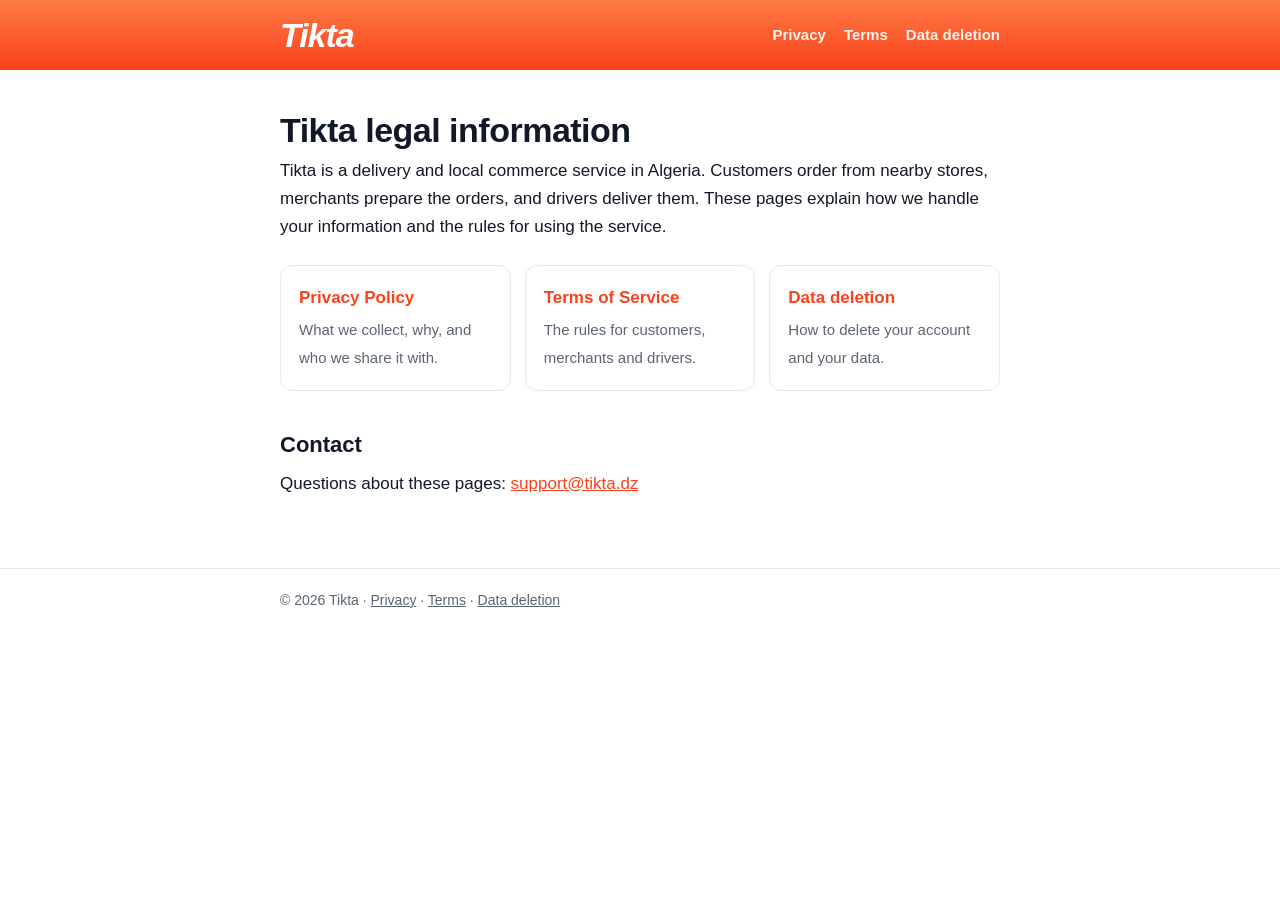
<file: index.html>
<!doctype html>
<html lang="en">
<head>
  <meta charset="utf-8">
  <meta name="viewport" content="width=device-width, initial-scale=1">
  <title>Tikta — Legal</title>
  <meta name="description" content="Privacy policy, terms of service and data deletion instructions for the Tikta delivery apps.">
  <link rel="icon" href="icon-180.png">
  <link rel="apple-touch-icon" href="icon-180.png">
  <link rel="stylesheet" href="style.css">
</head>
<body>
  <header class="header">
    <div class="header-inner">
      <a class="logo" href="./">Tikta</a>
      <nav class="nav" aria-label="Legal pages">
        <a href="privacy.html">Privacy</a>
        <a href="terms.html">Terms</a>
        <a href="data-deletion.html">Data deletion</a>
      </nav>
    </div>
  </header>

  <main class="main">
    <h1>Tikta legal information</h1>
    <p>Tikta is a delivery and local commerce service in Algeria. Customers order from nearby stores, merchants prepare the orders, and drivers deliver them. These pages explain how we handle your information and the rules for using the service.</p>

    <ul class="cards">
      <li><a href="privacy.html"><strong>Privacy Policy</strong><span>What we collect, why, and who we share it with.</span></a></li>
      <li><a href="terms.html"><strong>Terms of Service</strong><span>The rules for customers, merchants and drivers.</span></a></li>
      <li><a href="data-deletion.html"><strong>Data deletion</strong><span>How to delete your account and your data.</span></a></li>
    </ul>

    <h2>Contact</h2>
    <p>Questions about these pages: <a href="mailto:support@tikta.dz">support@tikta.dz</a></p>
  </main>

  <footer class="footer">
    <div class="footer-inner">© 2026 Tikta · <a href="privacy.html">Privacy</a> · <a href="terms.html">Terms</a> · <a href="data-deletion.html">Data deletion</a></div>
  </footer>
</body>
</html>
</file>
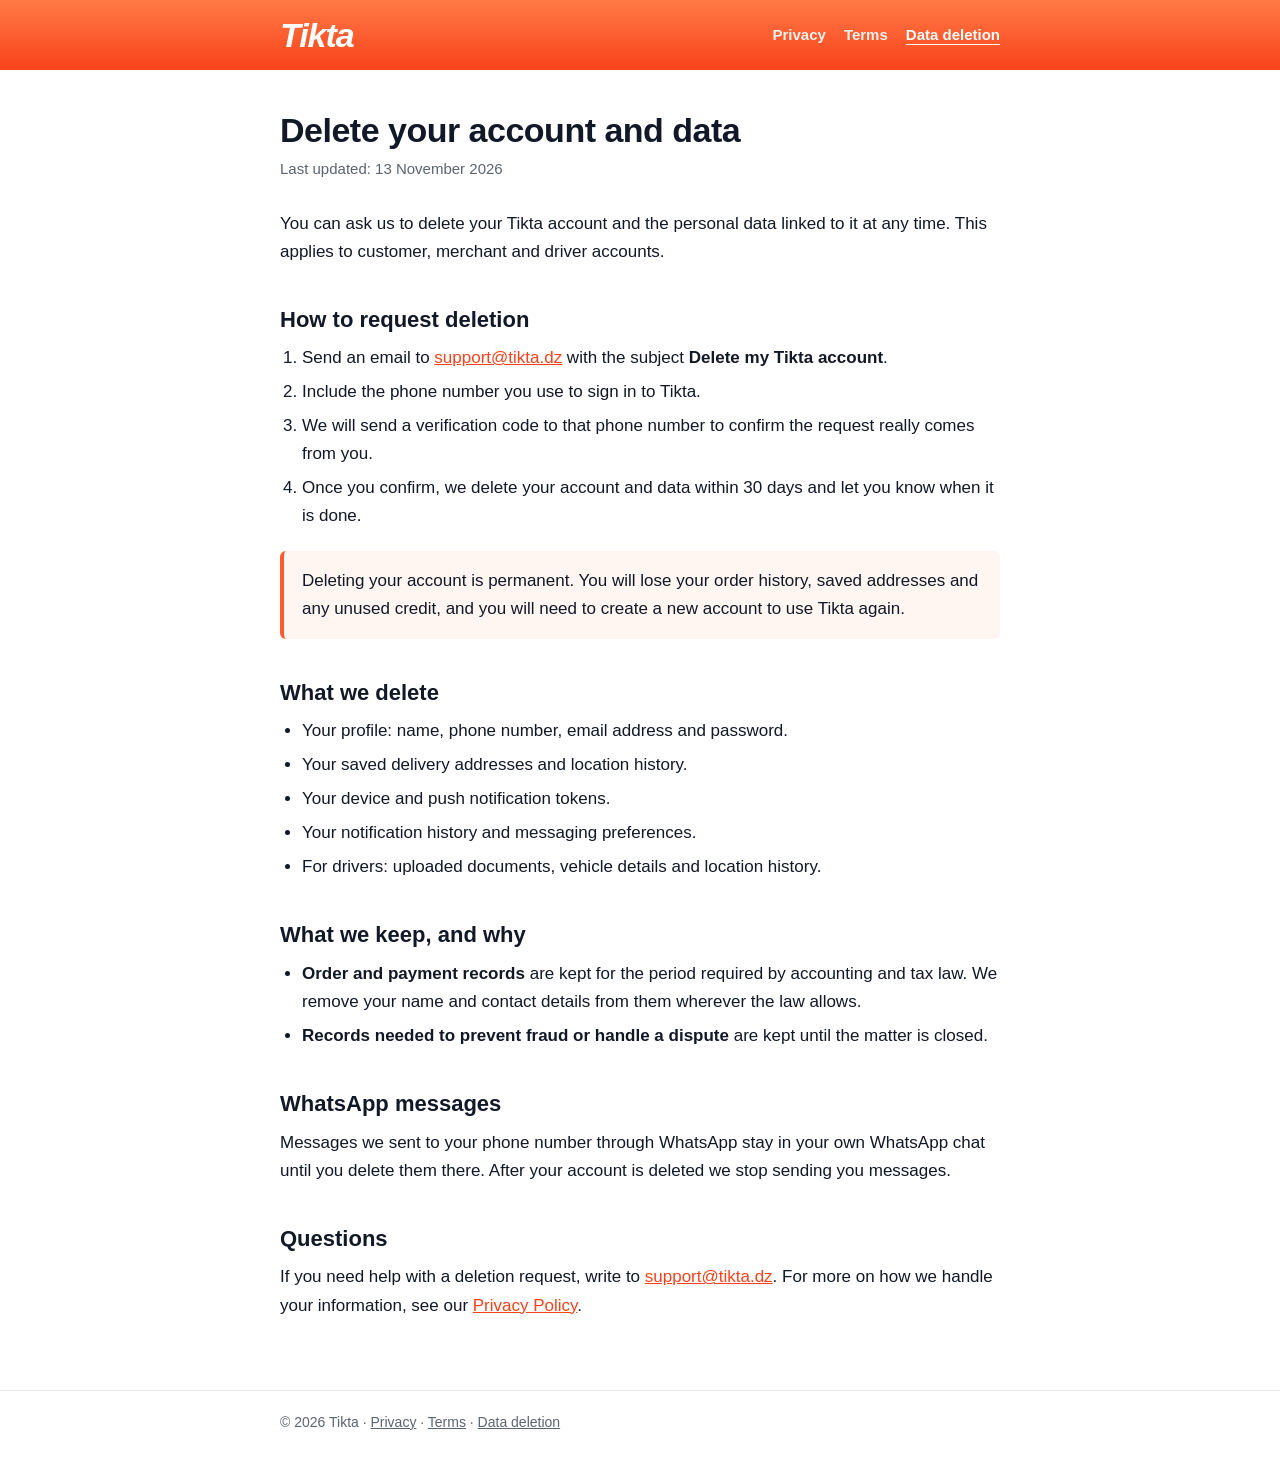
<file: data-deletion.html>
<!doctype html>
<html lang="en">
<head>
  <meta charset="utf-8">
  <meta name="viewport" content="width=device-width, initial-scale=1">
  <title>Data deletion — Tikta</title>
  <meta name="description" content="How to delete your Tikta account and the personal data linked to it.">
  <link rel="icon" href="icon-180.png">
  <link rel="apple-touch-icon" href="icon-180.png">
  <link rel="stylesheet" href="style.css">
</head>
<body>
  <header class="header">
    <div class="header-inner">
      <a class="logo" href="./">Tikta</a>
      <nav class="nav" aria-label="Legal pages">
        <a href="privacy.html">Privacy</a>
        <a href="terms.html">Terms</a>
        <a href="data-deletion.html" aria-current="page">Data deletion</a>
      </nav>
    </div>
  </header>

  <main class="main">
    <h1>Delete your account and data</h1>
    <p class="updated">Last updated: 13 November 2026</p>

    <p>You can ask us to delete your Tikta account and the personal data linked to it at any time. This applies to customer, merchant and driver accounts.</p>

    <h2>How to request deletion</h2>
    <ol>
      <li>Send an email to <a href="mailto:support@tikta.dz?subject=Delete%20my%20Tikta%20account">support@tikta.dz</a> with the subject <strong>Delete my Tikta account</strong>.</li>
      <li>Include the phone number you use to sign in to Tikta.</li>
      <li>We will send a verification code to that phone number to confirm the request really comes from you.</li>
      <li>Once you confirm, we delete your account and data within 30 days and let you know when it is done.</li>
    </ol>

    <div class="note">
      <p>Deleting your account is permanent. You will lose your order history, saved addresses and any unused credit, and you will need to create a new account to use Tikta again.</p>
    </div>

    <h2>What we delete</h2>
    <ul>
      <li>Your profile: name, phone number, email address and password.</li>
      <li>Your saved delivery addresses and location history.</li>
      <li>Your device and push notification tokens.</li>
      <li>Your notification history and messaging preferences.</li>
      <li>For drivers: uploaded documents, vehicle details and location history.</li>
    </ul>

    <h2>What we keep, and why</h2>
    <ul>
      <li><strong>Order and payment records</strong> are kept for the period required by accounting and tax law. We remove your name and contact details from them wherever the law allows.</li>
      <li><strong>Records needed to prevent fraud or handle a dispute</strong> are kept until the matter is closed.</li>
    </ul>

    <h2>WhatsApp messages</h2>
    <p>Messages we sent to your phone number through WhatsApp stay in your own WhatsApp chat until you delete them there. After your account is deleted we stop sending you messages.</p>

    <h2>Questions</h2>
    <p>If you need help with a deletion request, write to <a href="mailto:support@tikta.dz">support@tikta.dz</a>. For more on how we handle your information, see our <a href="privacy.html">Privacy Policy</a>.</p>
  </main>

  <footer class="footer">
    <div class="footer-inner">© 2026 Tikta · <a href="privacy.html">Privacy</a> · <a href="terms.html">Terms</a> · <a href="data-deletion.html">Data deletion</a></div>
  </footer>
</body>
</html>
</file>
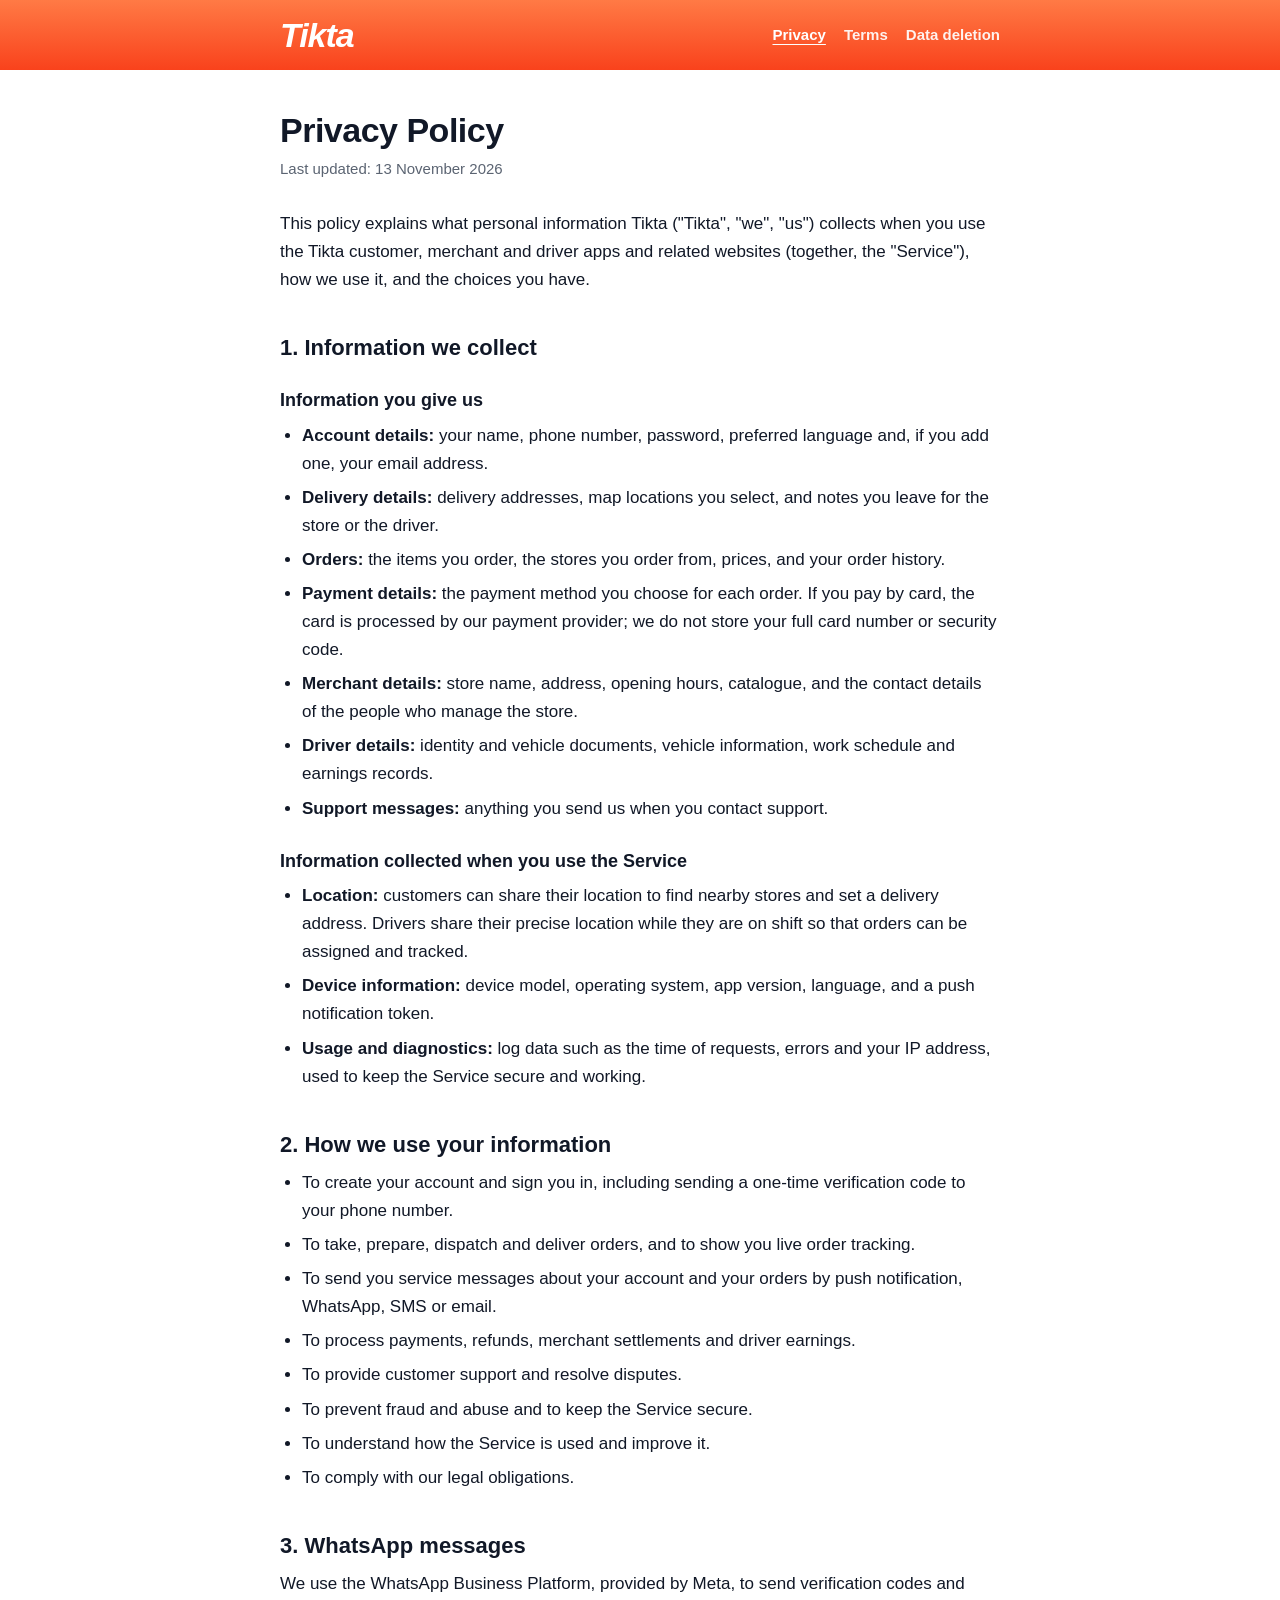
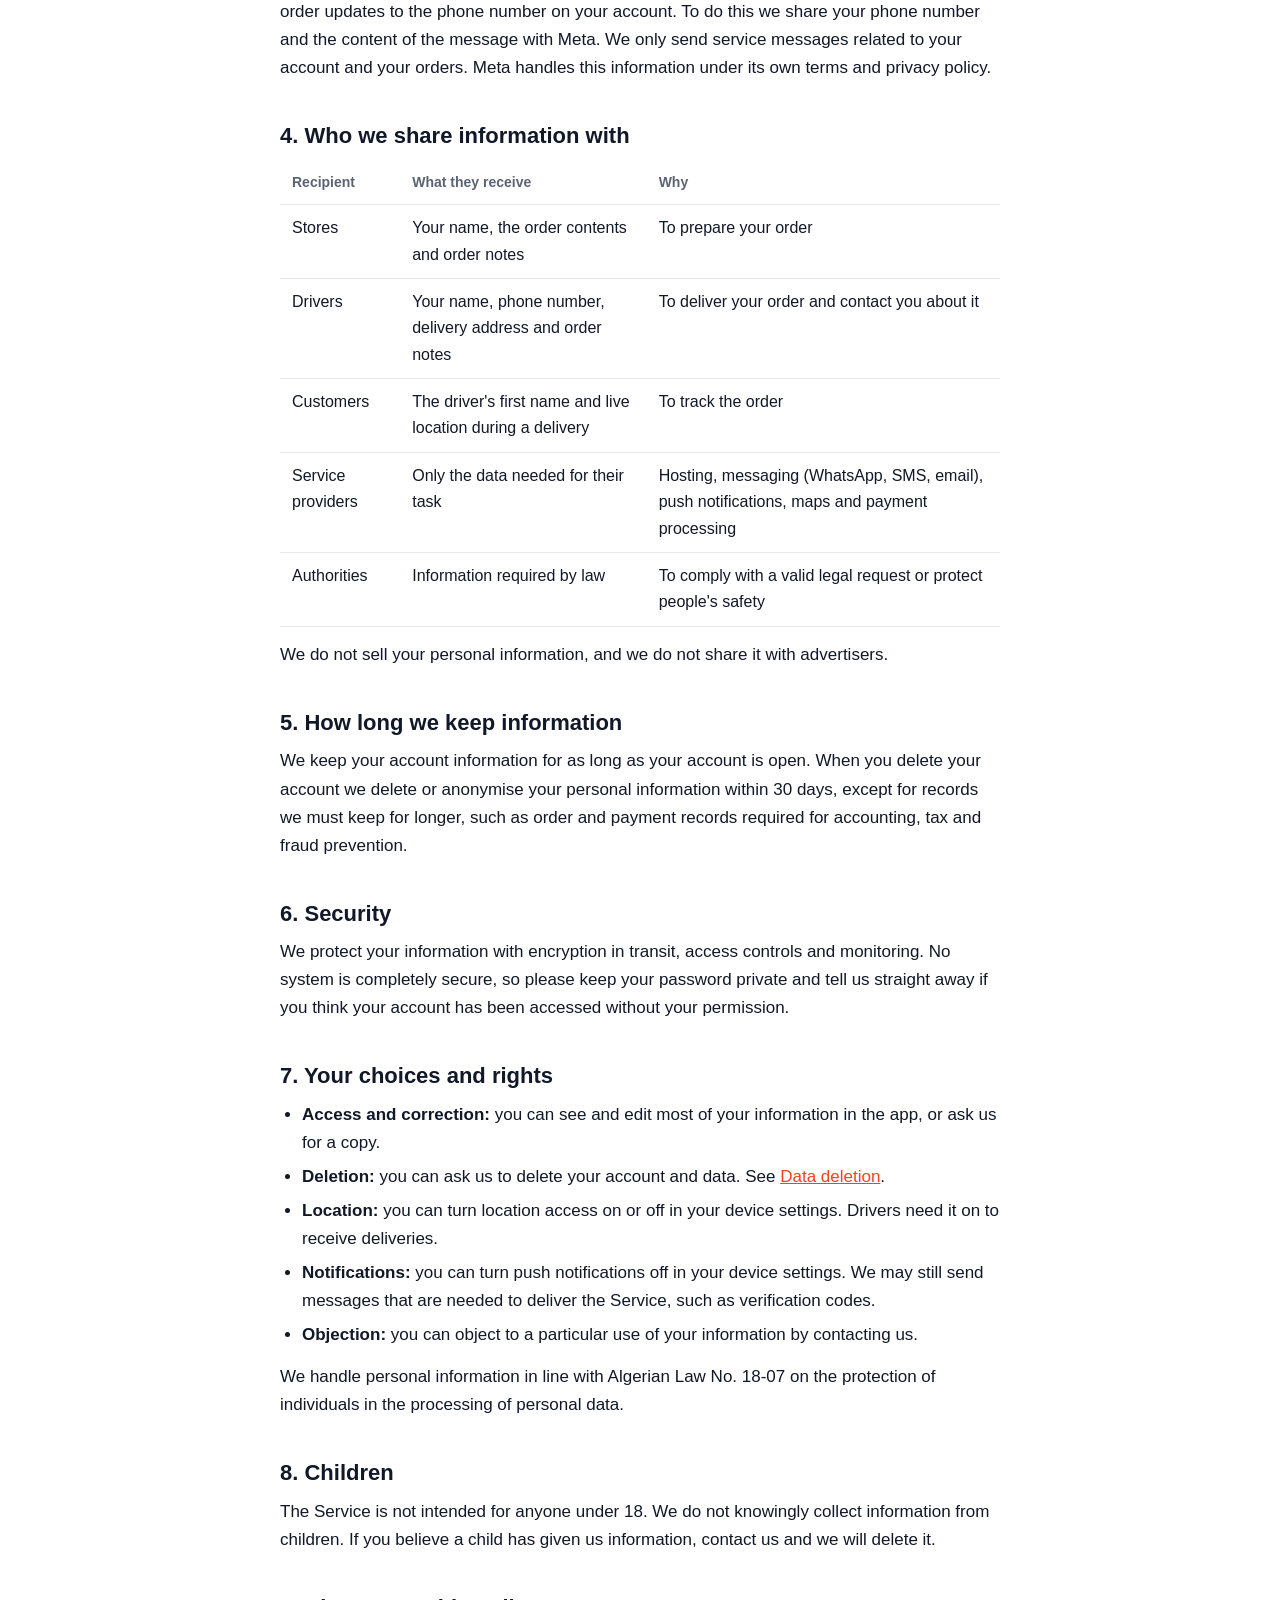
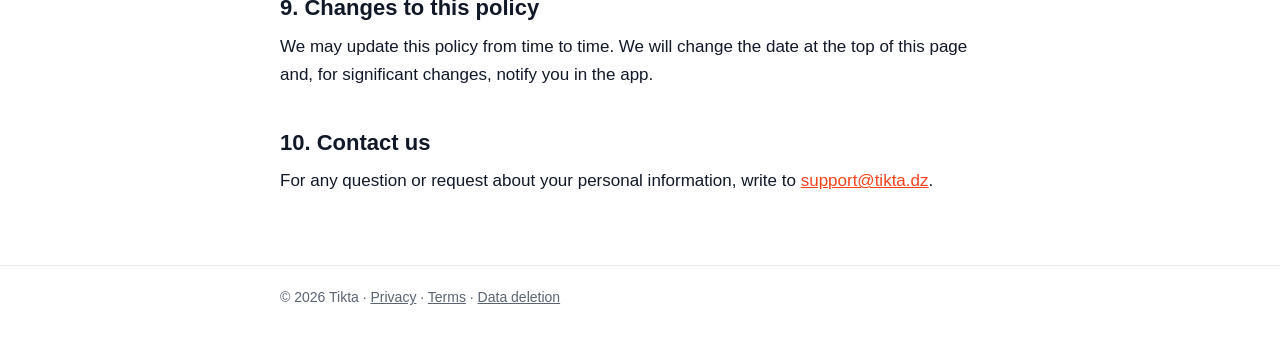
<file: privacy.html>
<!doctype html>
<html lang="en">
<head>
  <meta charset="utf-8">
  <meta name="viewport" content="width=device-width, initial-scale=1">
  <title>Privacy Policy — Tikta</title>
  <meta name="description" content="How Tikta collects, uses and shares personal information in its customer, merchant and driver apps.">
  <link rel="icon" href="icon-180.png">
  <link rel="apple-touch-icon" href="icon-180.png">
  <link rel="stylesheet" href="style.css">
</head>
<body>
  <header class="header">
    <div class="header-inner">
      <a class="logo" href="./">Tikta</a>
      <nav class="nav" aria-label="Legal pages">
        <a href="privacy.html" aria-current="page">Privacy</a>
        <a href="terms.html">Terms</a>
        <a href="data-deletion.html">Data deletion</a>
      </nav>
    </div>
  </header>

  <main class="main">
    <h1>Privacy Policy</h1>
    <p class="updated">Last updated: 13 November 2026</p>

    <p>This policy explains what personal information Tikta ("Tikta", "we", "us") collects when you use the Tikta customer, merchant and driver apps and related websites (together, the "Service"), how we use it, and the choices you have.</p>

    <h2>1. Information we collect</h2>

    <h3>Information you give us</h3>
    <ul>
      <li><strong>Account details:</strong> your name, phone number, password, preferred language and, if you add one, your email address.</li>
      <li><strong>Delivery details:</strong> delivery addresses, map locations you select, and notes you leave for the store or the driver.</li>
      <li><strong>Orders:</strong> the items you order, the stores you order from, prices, and your order history.</li>
      <li><strong>Payment details:</strong> the payment method you choose for each order. If you pay by card, the card is processed by our payment provider; we do not store your full card number or security code.</li>
      <li><strong>Merchant details:</strong> store name, address, opening hours, catalogue, and the contact details of the people who manage the store.</li>
      <li><strong>Driver details:</strong> identity and vehicle documents, vehicle information, work schedule and earnings records.</li>
      <li><strong>Support messages:</strong> anything you send us when you contact support.</li>
    </ul>

    <h3>Information collected when you use the Service</h3>
    <ul>
      <li><strong>Location:</strong> customers can share their location to find nearby stores and set a delivery address. Drivers share their precise location while they are on shift so that orders can be assigned and tracked.</li>
      <li><strong>Device information:</strong> device model, operating system, app version, language, and a push notification token.</li>
      <li><strong>Usage and diagnostics:</strong> log data such as the time of requests, errors and your IP address, used to keep the Service secure and working.</li>
    </ul>

    <h2>2. How we use your information</h2>
    <ul>
      <li>To create your account and sign you in, including sending a one-time verification code to your phone number.</li>
      <li>To take, prepare, dispatch and deliver orders, and to show you live order tracking.</li>
      <li>To send you service messages about your account and your orders by push notification, WhatsApp, SMS or email.</li>
      <li>To process payments, refunds, merchant settlements and driver earnings.</li>
      <li>To provide customer support and resolve disputes.</li>
      <li>To prevent fraud and abuse and to keep the Service secure.</li>
      <li>To understand how the Service is used and improve it.</li>
      <li>To comply with our legal obligations.</li>
    </ul>

    <h2>3. WhatsApp messages</h2>
    <p>We use the WhatsApp Business Platform, provided by Meta, to send verification codes and order updates to the phone number on your account. To do this we share your phone number and the content of the message with Meta. We only send service messages related to your account and your orders. Meta handles this information under its own terms and privacy policy.</p>

    <h2>4. Who we share information with</h2>
    <div class="table-wrap">
      <table>
        <thead>
          <tr><th>Recipient</th><th>What they receive</th><th>Why</th></tr>
        </thead>
        <tbody>
          <tr><td>Stores</td><td>Your name, the order contents and order notes</td><td>To prepare your order</td></tr>
          <tr><td>Drivers</td><td>Your name, phone number, delivery address and order notes</td><td>To deliver your order and contact you about it</td></tr>
          <tr><td>Customers</td><td>The driver's first name and live location during a delivery</td><td>To track the order</td></tr>
          <tr><td>Service providers</td><td>Only the data needed for their task</td><td>Hosting, messaging (WhatsApp, SMS, email), push notifications, maps and payment processing</td></tr>
          <tr><td>Authorities</td><td>Information required by law</td><td>To comply with a valid legal request or protect people's safety</td></tr>
        </tbody>
      </table>
    </div>
    <p>We do not sell your personal information, and we do not share it with advertisers.</p>

    <h2>5. How long we keep information</h2>
    <p>We keep your account information for as long as your account is open. When you delete your account we delete or anonymise your personal information within 30 days, except for records we must keep for longer, such as order and payment records required for accounting, tax and fraud prevention.</p>

    <h2>6. Security</h2>
    <p>We protect your information with encryption in transit, access controls and monitoring. No system is completely secure, so please keep your password private and tell us straight away if you think your account has been accessed without your permission.</p>

    <h2>7. Your choices and rights</h2>
    <ul>
      <li><strong>Access and correction:</strong> you can see and edit most of your information in the app, or ask us for a copy.</li>
      <li><strong>Deletion:</strong> you can ask us to delete your account and data. See <a href="data-deletion.html">Data deletion</a>.</li>
      <li><strong>Location:</strong> you can turn location access on or off in your device settings. Drivers need it on to receive deliveries.</li>
      <li><strong>Notifications:</strong> you can turn push notifications off in your device settings. We may still send messages that are needed to deliver the Service, such as verification codes.</li>
      <li><strong>Objection:</strong> you can object to a particular use of your information by contacting us.</li>
    </ul>
    <p>We handle personal information in line with Algerian Law No. 18-07 on the protection of individuals in the processing of personal data.</p>

    <h2>8. Children</h2>
    <p>The Service is not intended for anyone under 18. We do not knowingly collect information from children. If you believe a child has given us information, contact us and we will delete it.</p>

    <h2>9. Changes to this policy</h2>
    <p>We may update this policy from time to time. We will change the date at the top of this page and, for significant changes, notify you in the app.</p>

    <h2>10. Contact us</h2>
    <p>For any question or request about your personal information, write to <a href="mailto:support@tikta.dz">support@tikta.dz</a>.</p>
  </main>

  <footer class="footer">
    <div class="footer-inner">© 2026 Tikta · <a href="privacy.html">Privacy</a> · <a href="terms.html">Terms</a> · <a href="data-deletion.html">Data deletion</a></div>
  </footer>
</body>
</html>
</file>
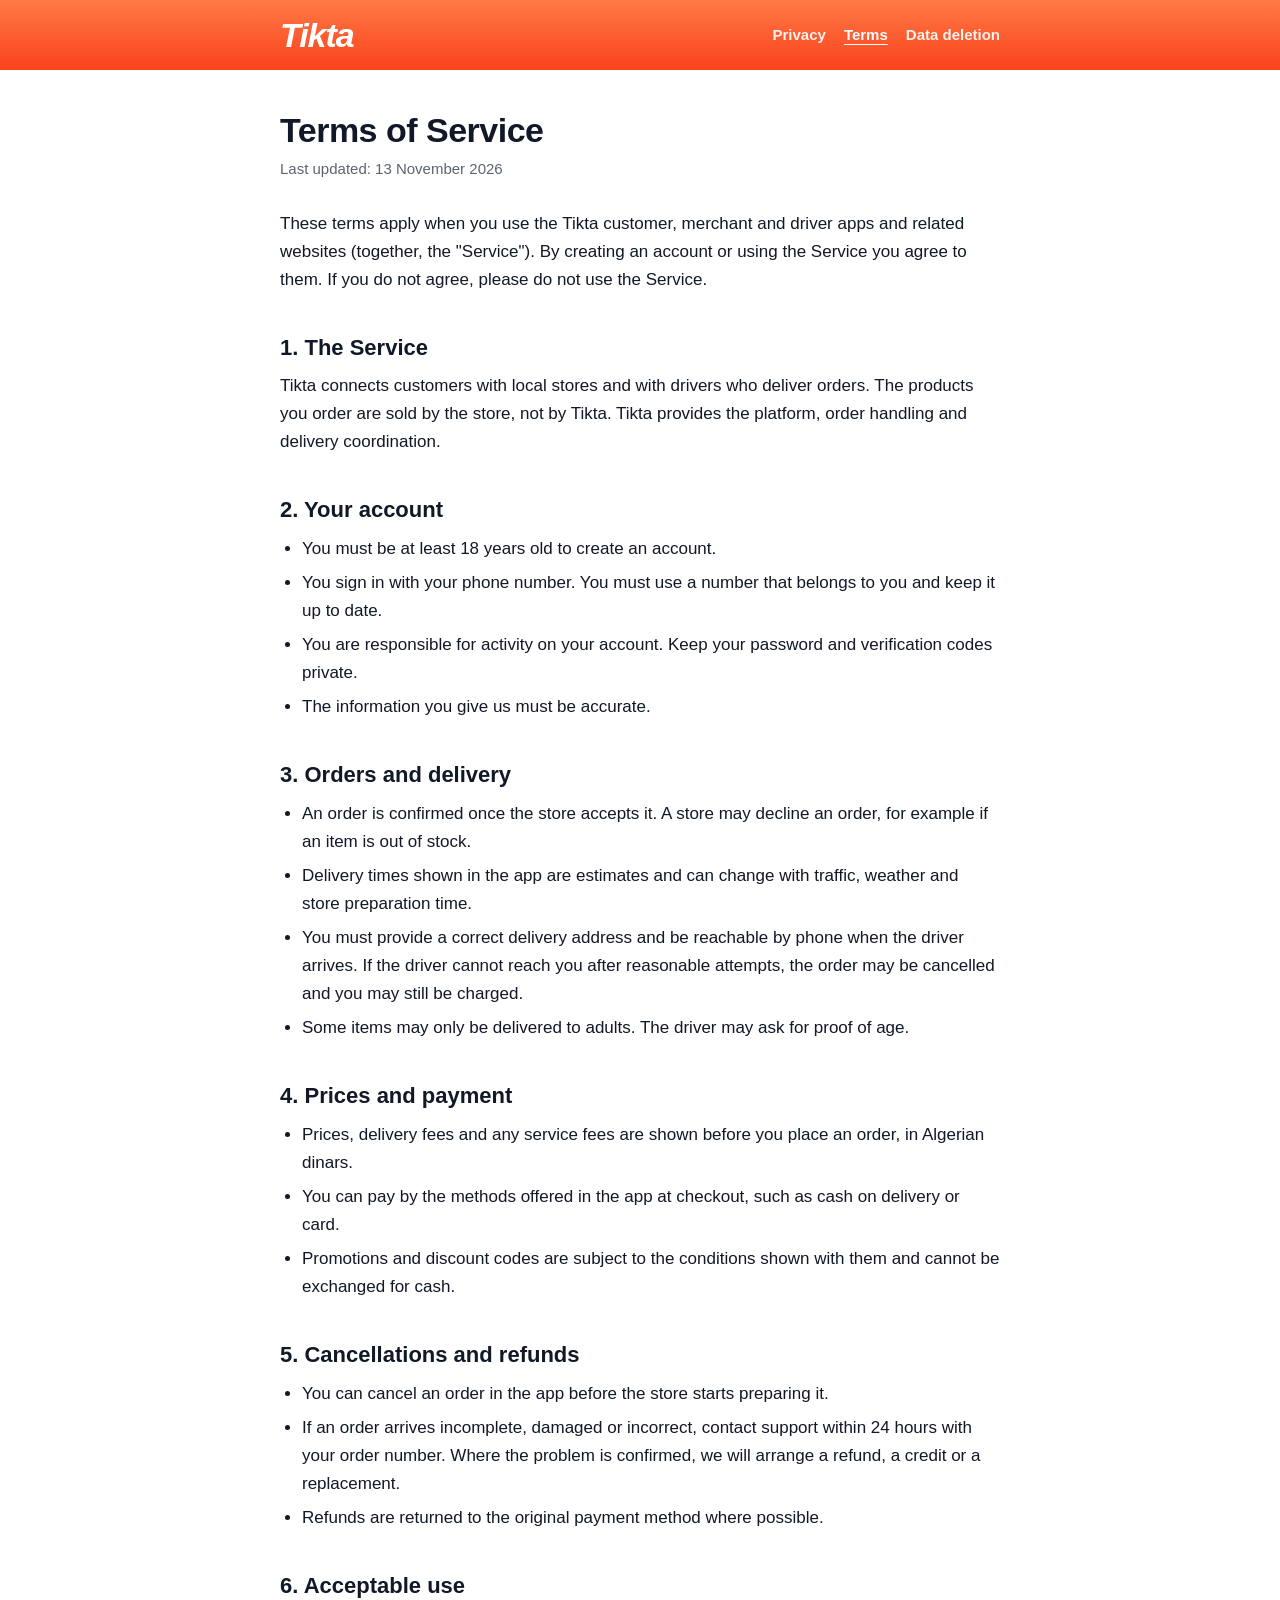
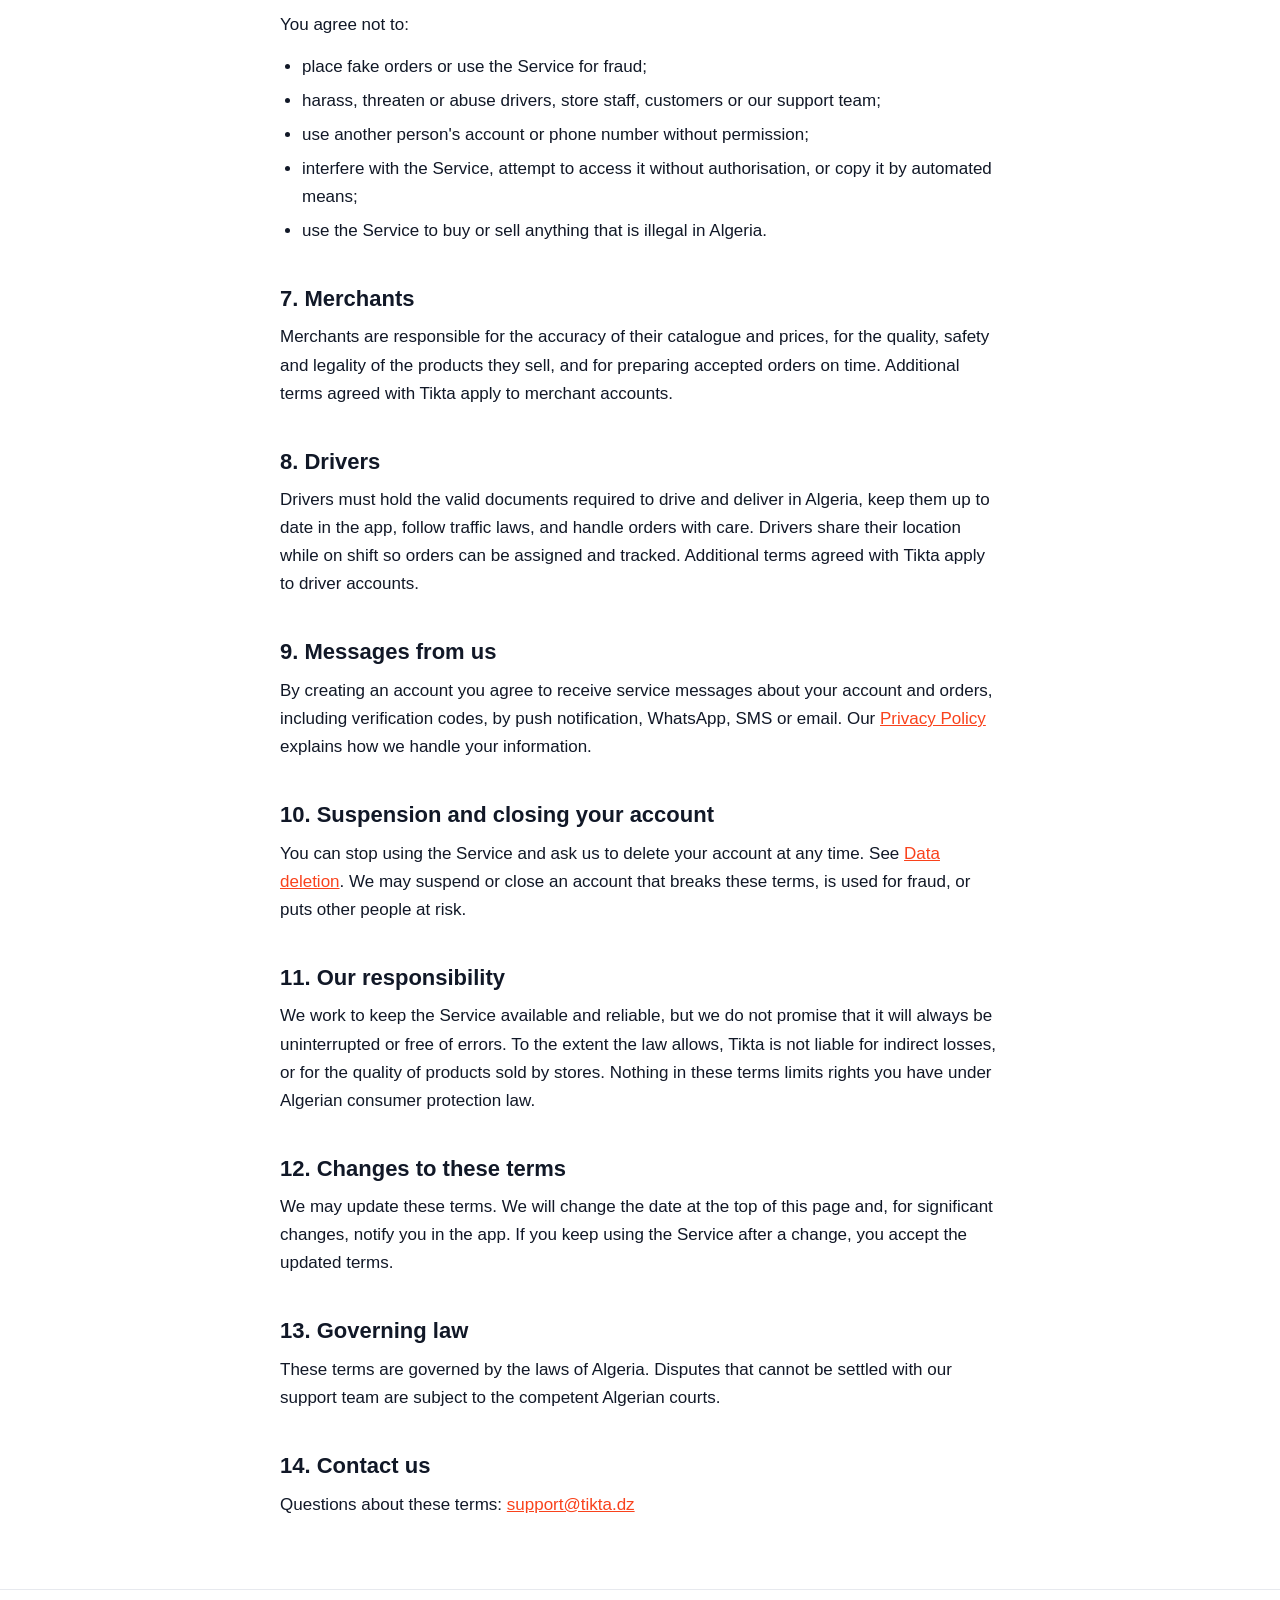
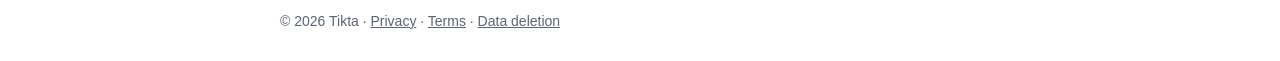
<file: terms.html>
<!doctype html>
<html lang="en">
<head>
  <meta charset="utf-8">
  <meta name="viewport" content="width=device-width, initial-scale=1">
  <title>Terms of Service — Tikta</title>
  <meta name="description" content="The terms that apply when you use the Tikta customer, merchant and driver apps.">
  <link rel="icon" href="icon-180.png">
  <link rel="apple-touch-icon" href="icon-180.png">
  <link rel="stylesheet" href="style.css">
</head>
<body>
  <header class="header">
    <div class="header-inner">
      <a class="logo" href="./">Tikta</a>
      <nav class="nav" aria-label="Legal pages">
        <a href="privacy.html">Privacy</a>
        <a href="terms.html" aria-current="page">Terms</a>
        <a href="data-deletion.html">Data deletion</a>
      </nav>
    </div>
  </header>

  <main class="main">
    <h1>Terms of Service</h1>
    <p class="updated">Last updated: 13 November 2026</p>

    <p>These terms apply when you use the Tikta customer, merchant and driver apps and related websites (together, the "Service"). By creating an account or using the Service you agree to them. If you do not agree, please do not use the Service.</p>

    <h2>1. The Service</h2>
    <p>Tikta connects customers with local stores and with drivers who deliver orders. The products you order are sold by the store, not by Tikta. Tikta provides the platform, order handling and delivery coordination.</p>

    <h2>2. Your account</h2>
    <ul>
      <li>You must be at least 18 years old to create an account.</li>
      <li>You sign in with your phone number. You must use a number that belongs to you and keep it up to date.</li>
      <li>You are responsible for activity on your account. Keep your password and verification codes private.</li>
      <li>The information you give us must be accurate.</li>
    </ul>

    <h2>3. Orders and delivery</h2>
    <ul>
      <li>An order is confirmed once the store accepts it. A store may decline an order, for example if an item is out of stock.</li>
      <li>Delivery times shown in the app are estimates and can change with traffic, weather and store preparation time.</li>
      <li>You must provide a correct delivery address and be reachable by phone when the driver arrives. If the driver cannot reach you after reasonable attempts, the order may be cancelled and you may still be charged.</li>
      <li>Some items may only be delivered to adults. The driver may ask for proof of age.</li>
    </ul>

    <h2>4. Prices and payment</h2>
    <ul>
      <li>Prices, delivery fees and any service fees are shown before you place an order, in Algerian dinars.</li>
      <li>You can pay by the methods offered in the app at checkout, such as cash on delivery or card.</li>
      <li>Promotions and discount codes are subject to the conditions shown with them and cannot be exchanged for cash.</li>
    </ul>

    <h2>5. Cancellations and refunds</h2>
    <ul>
      <li>You can cancel an order in the app before the store starts preparing it.</li>
      <li>If an order arrives incomplete, damaged or incorrect, contact support within 24 hours with your order number. Where the problem is confirmed, we will arrange a refund, a credit or a replacement.</li>
      <li>Refunds are returned to the original payment method where possible.</li>
    </ul>

    <h2>6. Acceptable use</h2>
    <p>You agree not to:</p>
    <ul>
      <li>place fake orders or use the Service for fraud;</li>
      <li>harass, threaten or abuse drivers, store staff, customers or our support team;</li>
      <li>use another person's account or phone number without permission;</li>
      <li>interfere with the Service, attempt to access it without authorisation, or copy it by automated means;</li>
      <li>use the Service to buy or sell anything that is illegal in Algeria.</li>
    </ul>

    <h2>7. Merchants</h2>
    <p>Merchants are responsible for the accuracy of their catalogue and prices, for the quality, safety and legality of the products they sell, and for preparing accepted orders on time. Additional terms agreed with Tikta apply to merchant accounts.</p>

    <h2>8. Drivers</h2>
    <p>Drivers must hold the valid documents required to drive and deliver in Algeria, keep them up to date in the app, follow traffic laws, and handle orders with care. Drivers share their location while on shift so orders can be assigned and tracked. Additional terms agreed with Tikta apply to driver accounts.</p>

    <h2>9. Messages from us</h2>
    <p>By creating an account you agree to receive service messages about your account and orders, including verification codes, by push notification, WhatsApp, SMS or email. Our <a href="privacy.html">Privacy Policy</a> explains how we handle your information.</p>

    <h2>10. Suspension and closing your account</h2>
    <p>You can stop using the Service and ask us to delete your account at any time. See <a href="data-deletion.html">Data deletion</a>. We may suspend or close an account that breaks these terms, is used for fraud, or puts other people at risk.</p>

    <h2>11. Our responsibility</h2>
    <p>We work to keep the Service available and reliable, but we do not promise that it will always be uninterrupted or free of errors. To the extent the law allows, Tikta is not liable for indirect losses, or for the quality of products sold by stores. Nothing in these terms limits rights you have under Algerian consumer protection law.</p>

    <h2>12. Changes to these terms</h2>
    <p>We may update these terms. We will change the date at the top of this page and, for significant changes, notify you in the app. If you keep using the Service after a change, you accept the updated terms.</p>

    <h2>13. Governing law</h2>
    <p>These terms are governed by the laws of Algeria. Disputes that cannot be settled with our support team are subject to the competent Algerian courts.</p>

    <h2>14. Contact us</h2>
    <p>Questions about these terms: <a href="mailto:support@tikta.dz">support@tikta.dz</a></p>
  </main>

  <footer class="footer">
    <div class="footer-inner">© 2026 Tikta · <a href="privacy.html">Privacy</a> · <a href="terms.html">Terms</a> · <a href="data-deletion.html">Data deletion</a></div>
  </footer>
</body>
</html>
</file>
<file: style.css>
:root {
  --orange: #ff5b2e;
  --orange-dark: #f9421c;
  --ink: #111827;
  --muted: #5b6472;
  --line: #e7e9ee;
  --bg: #ffffff;
  --soft: #fff6f2;
}

* { box-sizing: border-box; }

html { -webkit-text-size-adjust: 100%; }

body {
  margin: 0;
  background: var(--bg);
  color: var(--ink);
  font-family: -apple-system, BlinkMacSystemFont, "Segoe UI", Roboto, "Helvetica Neue", Arial, sans-serif;
  font-size: 17px;
  line-height: 1.65;
}

.header {
  background: linear-gradient(180deg, #ff7a45, #f9421c);
  color: #fff;
}

.header-inner,
.main,
.footer-inner {
  max-width: 760px;
  margin: 0 auto;
  padding-left: 20px;
  padding-right: 20px;
}

.header-inner {
  display: flex;
  flex-wrap: wrap;
  align-items: center;
  justify-content: space-between;
  gap: 8px 24px;
  padding-top: 18px;
  padding-bottom: 18px;
}

.logo {
  color: #fff;
  font-size: 34px;
  font-weight: 900;
  font-style: italic;
  letter-spacing: -1px;
  line-height: 1;
  text-decoration: none;
}

.nav {
  display: flex;
  flex-wrap: wrap;
  gap: 4px 18px;
}

.nav a {
  color: #fff;
  font-size: 15px;
  font-weight: 600;
  text-decoration: none;
  opacity: 0.92;
}

.nav a:hover,
.nav a[aria-current="page"] {
  opacity: 1;
  text-decoration: underline;
  text-underline-offset: 4px;
}

.main {
  padding-top: 40px;
  padding-bottom: 56px;
}

h1 {
  margin: 0 0 6px;
  font-size: 34px;
  line-height: 1.2;
  letter-spacing: -0.5px;
}

h2 {
  margin: 40px 0 10px;
  font-size: 22px;
  line-height: 1.3;
}

h3 {
  margin: 24px 0 6px;
  font-size: 18px;
}

p, ul, ol { margin: 0 0 14px; }

ul, ol { padding-left: 22px; }

li { margin-bottom: 6px; }

a { color: var(--orange-dark); }

.updated {
  margin-bottom: 28px;
  color: var(--muted);
  font-size: 15px;
}

.note {
  margin: 20px 0;
  padding: 16px 18px;
  border-left: 4px solid var(--orange);
  border-radius: 6px;
  background: var(--soft);
}

.note p:last-child { margin-bottom: 0; }

.cards {
  display: grid;
  grid-template-columns: repeat(auto-fit, minmax(210px, 1fr));
  gap: 14px;
  margin-top: 24px;
  padding: 0;
  list-style: none;
}

.cards li { margin: 0; }

.cards a {
  display: block;
  height: 100%;
  padding: 18px;
  border: 1px solid var(--line);
  border-radius: 12px;
  color: var(--ink);
  text-decoration: none;
}

.cards a:hover { border-color: var(--orange); }

.cards strong {
  display: block;
  margin-bottom: 4px;
  color: var(--orange-dark);
}

.cards span {
  color: var(--muted);
  font-size: 15px;
}

.table-wrap { overflow-x: auto; }

table {
  width: 100%;
  margin: 0 0 14px;
  border-collapse: collapse;
  font-size: 16px;
}

th, td {
  padding: 10px 12px;
  border-bottom: 1px solid var(--line);
  text-align: left;
  vertical-align: top;
}

th { font-size: 14px; color: var(--muted); }

.footer {
  border-top: 1px solid var(--line);
  color: var(--muted);
  font-size: 14px;
}

.footer-inner {
  padding-top: 20px;
  padding-bottom: 28px;
}

.footer a { color: var(--muted); }
</file>
